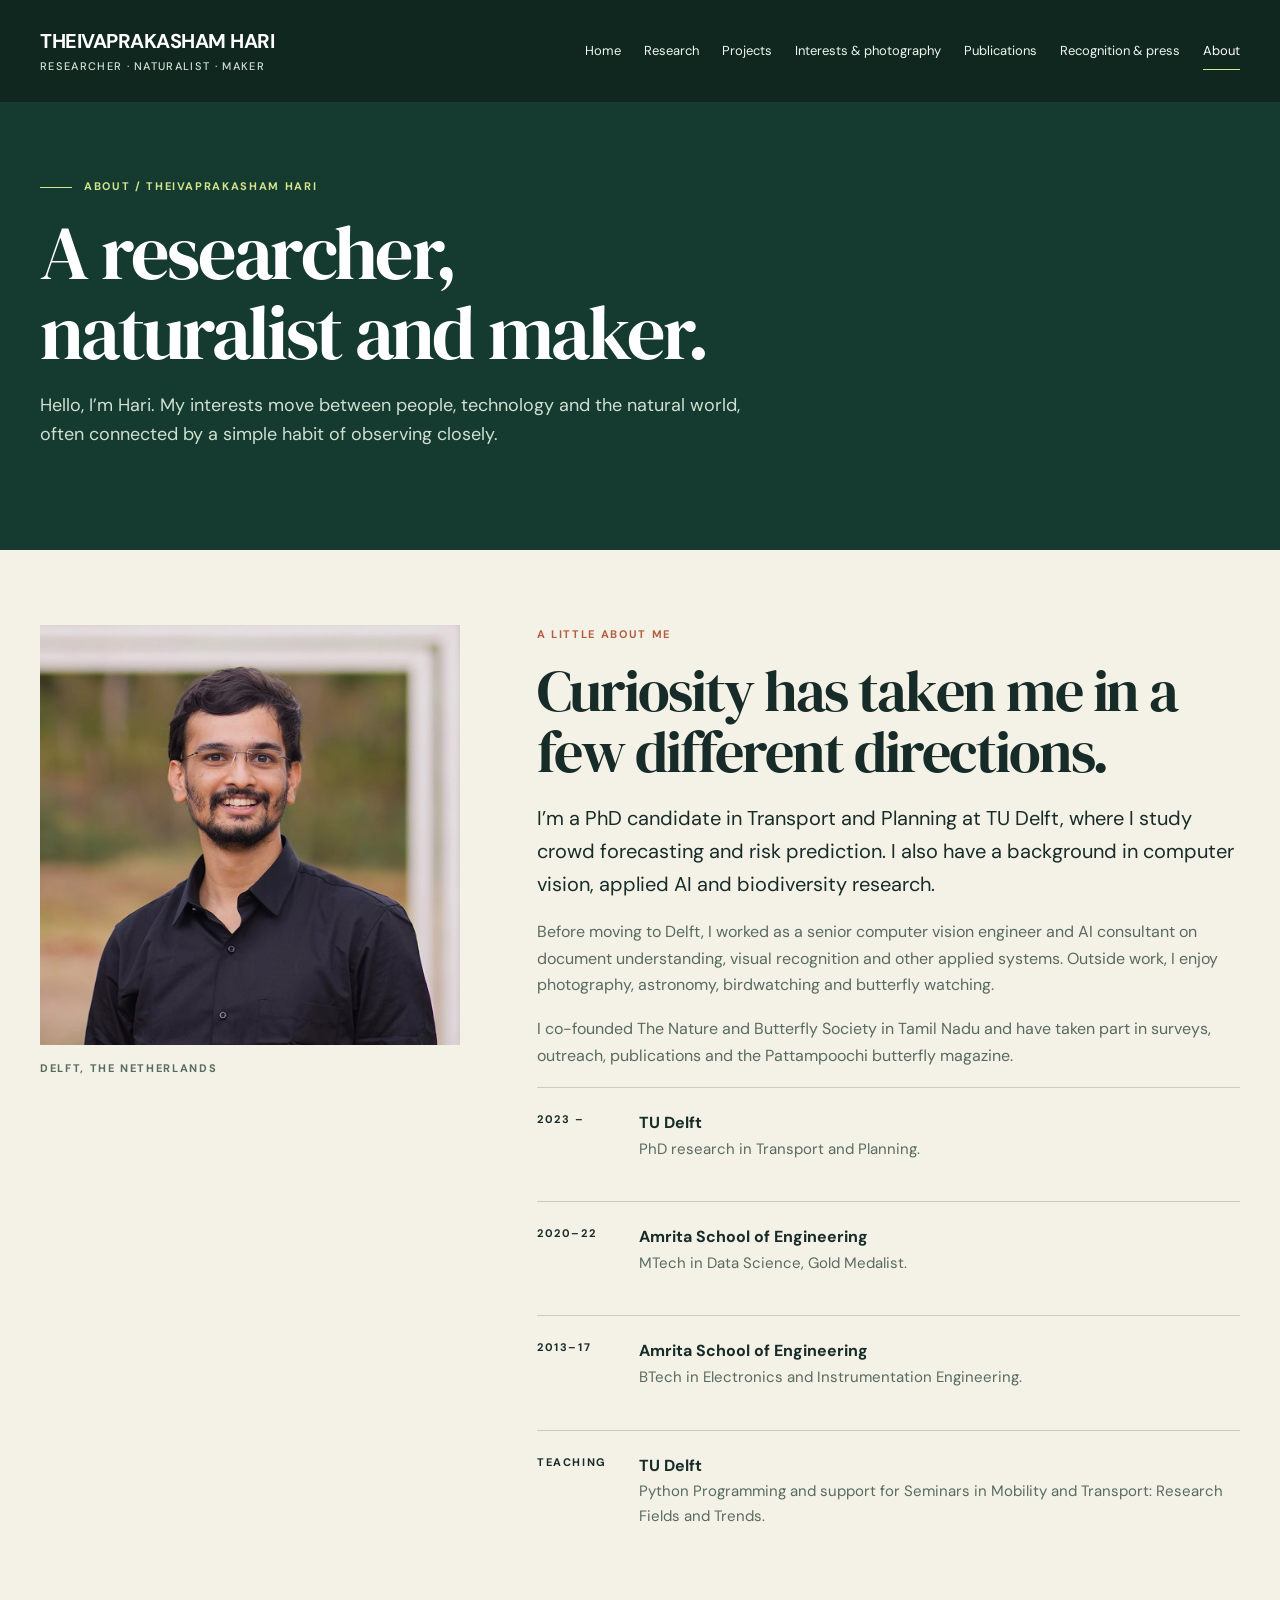
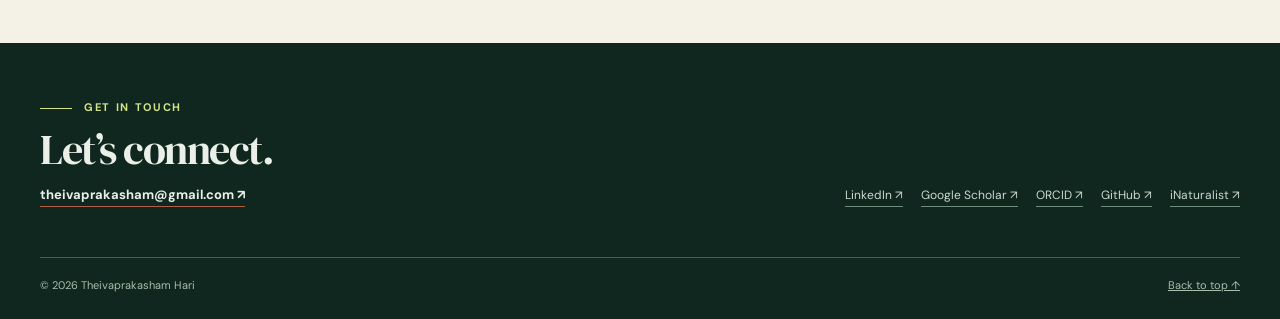
<file: about.html>
<!doctype html><html lang="en"><head><meta charset="utf-8"><meta name="viewport" content="width=device-width,initial-scale=1"><meta name="description" content="Theivaprakasham Hari’s personal portfolio: research, photography, nature, projects and publications."><meta name="theme-color" content="#102720"><title>About | Theivaprakasham Hari</title><link rel="preconnect" href="https://fonts.googleapis.com"><link rel="preconnect" href="https://fonts.gstatic.com" crossorigin><link href="https://fonts.googleapis.com/css2?family=DM+Sans:wght@400;500;600;700&family=DM+Serif+Display:ital@0;1&display=swap" rel="stylesheet"><link rel="stylesheet" href="style.css?v=20261118-photos"></head><body><a class="skip" href="#main">Skip to content</a><header class="top"><div class="wrap topline"><a class="brand" href="index.html?v=20261118-photos">THEIVAPRAKASHAM HARI<small>Researcher · Naturalist · Maker</small></a><nav class="nav" aria-label="Main navigation"><a href="index.html?v=20261118-photos">Home</a><a href="research.html?v=20261118-photos">Research</a><a href="projects.html?v=20261118-photos">Projects</a><a href="interests.html?v=20261118-photos">Interests & photography</a><a href="publications.html?v=20261118-photos">Publications</a><a href="recognition.html?v=20261118-photos">Recognition & press</a><a href="about.html?v=20261118-photos" aria-current="page">About</a></nav><details class="mobile"><summary>Menu</summary><nav aria-label="Mobile navigation"><a href="index.html?v=20261118-photos">Home</a><a href="research.html?v=20261118-photos">Research</a><a href="projects.html?v=20261118-photos">Projects</a><a href="interests.html?v=20261118-photos">Interests & photography</a><a href="publications.html?v=20261118-photos">Publications</a><a href="recognition.html?v=20261118-photos">Recognition & press</a><a href="about.html?v=20261118-photos" aria-current="page">About</a></nav></details></div></header><main id="main"><header class="pagehead"><div class="wrap"><div class="eyebrow">About / Theivaprakasham Hari</div><h1>A researcher,<br>naturalist and maker.</h1><p>Hello, I’m Hari. My interests move between people, technology and the natural world, often connected by a simple habit of observing closely.</p></div></header><section class="section"><div class="wrap about-cols"><div><img class="portrait" src="assets/theivaprakasham-hari.jpg" alt="Theivaprakasham Hari" loading="lazy"><p class="meta muted" style="margin-top:14px">Delft, the Netherlands</p></div><div><div class="kicker">A little about me</div><h2>Curiosity has taken me in a few different directions.</h2><p class="lead">I’m a PhD candidate in Transport and Planning at TU Delft, where I study crowd forecasting and risk prediction. I also have a background in computer vision, applied AI and biodiversity research.</p><p class="muted">Before moving to Delft, I worked as a senior computer vision engineer and AI consultant on document understanding, visual recognition and other applied systems. Outside work, I enjoy photography, astronomy, birdwatching and butterfly watching.</p><p class="muted">I co-founded The Nature and Butterfly Society in Tamil Nadu and have taken part in surveys, outreach, publications and the Pattampoochi butterfly magazine.</p><div class="milestone"><div class="meta">2023 –</div><div><strong>TU Delft</strong><p>PhD research in Transport and Planning.</p></div></div><div class="milestone"><div class="meta">2020–22</div><div><strong>Amrita School of Engineering</strong><p>MTech in Data Science, Gold Medalist.</p></div></div><div class="milestone"><div class="meta">2013–17</div><div><strong>Amrita School of Engineering</strong><p>BTech in Electronics and Instrumentation Engineering.</p></div></div><div class="milestone"><div class="meta">Teaching</div><div><strong>TU Delft</strong><p>Python Programming and support for Seminars in Mobility and Transport: Research Fields and Trends.</p></div></div></div></div></section></main><footer class="footer"><div class="wrap"><div class="footer-grid"><div><div class="eyebrow">Get in touch</div><h2>Let’s connect.</h2><a class="textlink" href="mailto:theivaprakasham@gmail.com">theivaprakasham@gmail.com ↗</a></div><div class="footer-nav"><a href="https://www.linkedin.com/in/theivaprakasham">LinkedIn ↗</a><a href="https://scholar.google.com/citations?user=qVr1HmcAAAAJ">Google Scholar ↗</a><a href="https://orcid.org/0000-0002-0603-8830">ORCID ↗</a><a href="https://github.com/theivaprakashamh">GitHub ↗</a><a href="https://www.inaturalist.org/users/theivaprakashamhari">iNaturalist ↗</a></div></div><div class="footnote"><span>© 2026 Theivaprakasham Hari</span><a href="#main">Back to top ↑</a></div></div></footer><script defer src="butterfly.js?v=20261118-photos"></script></body></html>
</file>
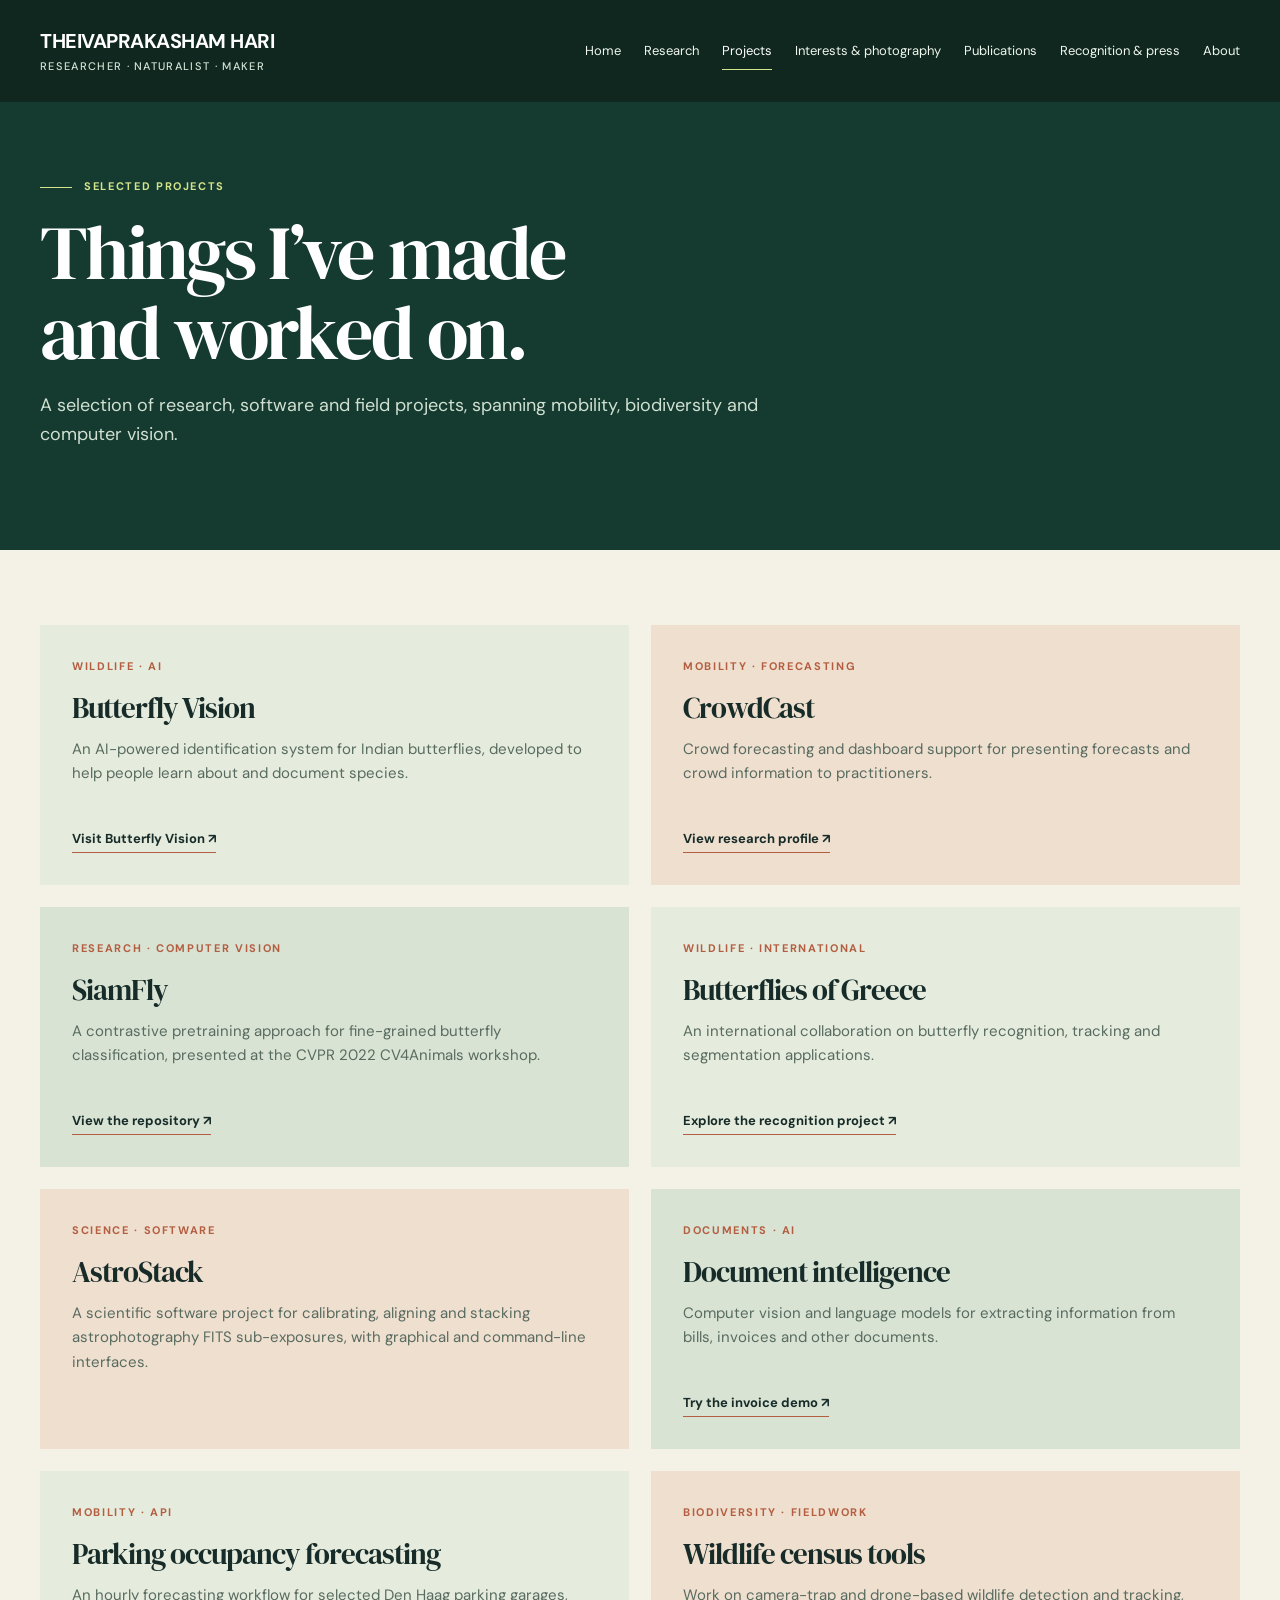
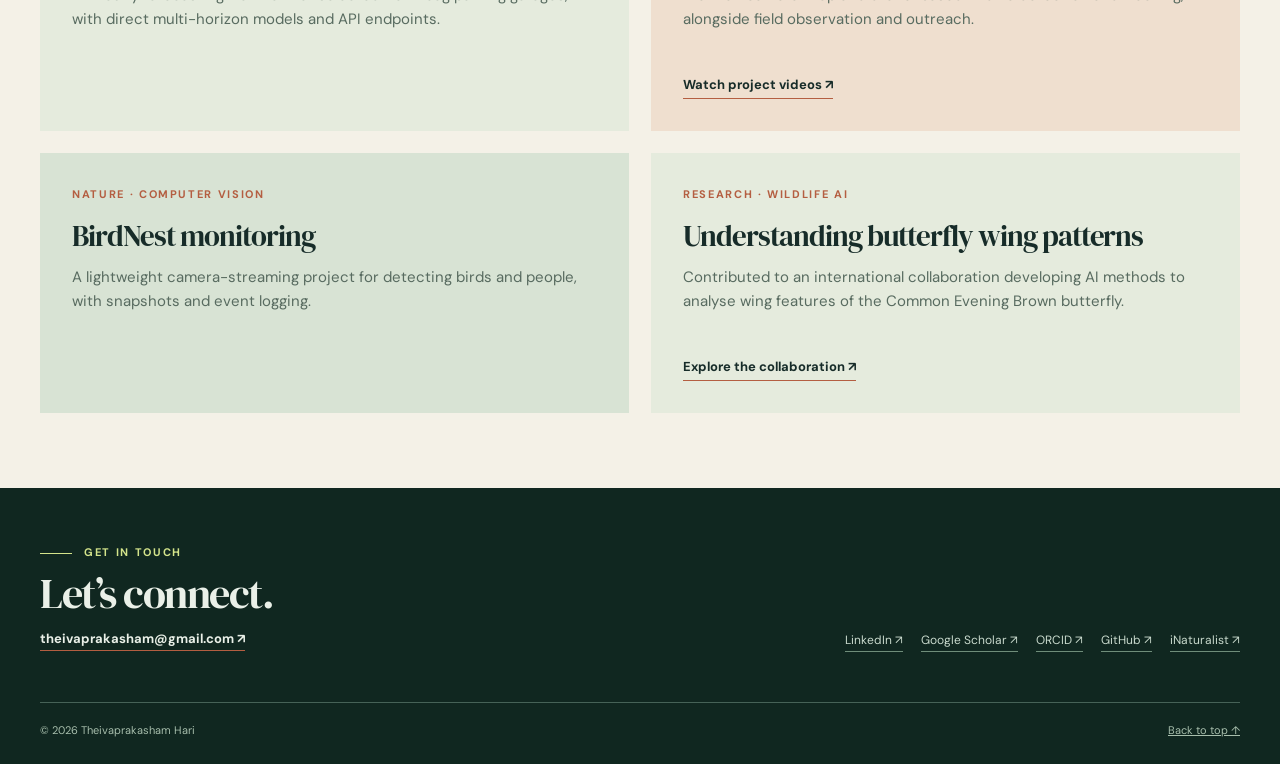
<file: projects.html>
<!doctype html><html lang="en"><head><meta charset="utf-8"><meta name="viewport" content="width=device-width,initial-scale=1"><meta name="description" content="Theivaprakasham Hari’s personal portfolio: research, photography, nature, projects and publications."><meta name="theme-color" content="#102720"><title>Projects | Theivaprakasham Hari</title><link rel="preconnect" href="https://fonts.googleapis.com"><link rel="preconnect" href="https://fonts.gstatic.com" crossorigin><link href="https://fonts.googleapis.com/css2?family=DM+Sans:wght@400;500;600;700&family=DM+Serif+Display:ital@0;1&display=swap" rel="stylesheet"><link rel="stylesheet" href="style.css?v=20261118-photos"></head><body><a class="skip" href="#main">Skip to content</a><header class="top"><div class="wrap topline"><a class="brand" href="index.html?v=20261118-photos">THEIVAPRAKASHAM HARI<small>Researcher · Naturalist · Maker</small></a><nav class="nav" aria-label="Main navigation"><a href="index.html?v=20261118-photos">Home</a><a href="research.html?v=20261118-photos">Research</a><a href="projects.html?v=20261118-photos" aria-current="page">Projects</a><a href="interests.html?v=20261118-photos">Interests & photography</a><a href="publications.html?v=20261118-photos">Publications</a><a href="recognition.html?v=20261118-photos">Recognition & press</a><a href="about.html?v=20261118-photos">About</a></nav><details class="mobile"><summary>Menu</summary><nav aria-label="Mobile navigation"><a href="index.html?v=20261118-photos">Home</a><a href="research.html?v=20261118-photos">Research</a><a href="projects.html?v=20261118-photos" aria-current="page">Projects</a><a href="interests.html?v=20261118-photos">Interests & photography</a><a href="publications.html?v=20261118-photos">Publications</a><a href="recognition.html?v=20261118-photos">Recognition & press</a><a href="about.html?v=20261118-photos">About</a></nav></details></div></header><main id="main"><header class="pagehead"><div class="wrap"><div class="eyebrow">Selected projects</div><h1>Things I’ve made<br>and worked on.</h1><p>A selection of research, software and field projects, spanning mobility, biodiversity and computer vision.</p></div></header><section class="section"><div class="wrap"><div class="grid2"><article class="project"><div class="kicker">Wildlife · AI</div><h3>Butterfly Vision</h3><p>An AI-powered identification system for Indian butterflies, developed to help people learn about and document species.</p><a class="textlink" href="https://butterflyvision.in">Visit Butterfly Vision ↗</a></article><article class="project"><div class="kicker">Mobility · Forecasting</div><h3>CrowdCast</h3><p>Crowd forecasting and dashboard support for presenting forecasts and crowd information to practitioners.</p><a class="textlink" href="https://research.tudelft.nl/en/persons/theivaprakasham-hari/">View research profile ↗</a></article><article class="project"><div class="kicker">Research · Computer vision</div><h3>SiamFly</h3><p>A contrastive pretraining approach for fine-grained butterfly classification, presented at the CVPR 2022 CV4Animals workshop.</p><a class="textlink" href="https://github.com/Theivaprakasham/siamfly">View the repository ↗</a></article><article class="project"><div class="kicker">Wildlife · International</div><h3>Butterflies of Greece</h3><p>An international collaboration on butterfly recognition, tracking and segmentation applications.</p><a class="textlink" href="https://pamperis.gr/en/recognition-of-butterflies/">Explore the recognition project ↗</a></article><article class="project"><div class="kicker">Science · Software</div><h3>AstroStack</h3><p>A scientific software project for calibrating, aligning and stacking astrophotography FITS sub-exposures, with graphical and command-line interfaces.</p></article><article class="project"><div class="kicker">Documents · AI</div><h3>Document intelligence</h3><p>Computer vision and language models for extracting information from bills, invoices and other documents.</p><a class="textlink" href="https://huggingface.co/spaces/Theivaprakasham/layoutlmv3_invoice">Try the invoice demo ↗</a></article><article class="project"><div class="kicker">Mobility · API</div><h3>Parking occupancy forecasting</h3><p>An hourly forecasting workflow for selected Den Haag parking garages, with direct multi-horizon models and API endpoints.</p></article><article class="project"><div class="kicker">Biodiversity · Fieldwork</div><h3>Wildlife census tools</h3><p>Work on camera-trap and drone-based wildlife detection and tracking, alongside field observation and outreach.</p><a class="textlink" href="https://youtube.com/playlist?list=PLGc3HFGYgQ-Hd2-85bxEjzwBZXNxFcE1z">Watch project videos ↗</a></article><article class="project"><div class="kicker">Nature · Computer vision</div><h3>BirdNest monitoring</h3><p>A lightweight camera-streaming project for detecting birds and people, with snapshots and event logging.</p></article><article class="project"><div class="kicker">Research · Wildlife AI</div><h3>Understanding butterfly wing patterns</h3><p>Contributed to an international collaboration developing AI methods to analyse wing features of the Common Evening Brown butterfly.</p><a class="textlink" href="https://melanitisleda.amu.edu.pl/melanitis-leda/">Explore the collaboration ↗</a></article></div></div></section></main><footer class="footer"><div class="wrap"><div class="footer-grid"><div><div class="eyebrow">Get in touch</div><h2>Let’s connect.</h2><a class="textlink" href="mailto:theivaprakasham@gmail.com">theivaprakasham@gmail.com ↗</a></div><div class="footer-nav"><a href="https://www.linkedin.com/in/theivaprakasham">LinkedIn ↗</a><a href="https://scholar.google.com/citations?user=qVr1HmcAAAAJ">Google Scholar ↗</a><a href="https://orcid.org/0000-0002-0603-8830">ORCID ↗</a><a href="https://github.com/theivaprakashamh">GitHub ↗</a><a href="https://www.inaturalist.org/users/theivaprakashamhari">iNaturalist ↗</a></div></div><div class="footnote"><span>© 2026 Theivaprakasham Hari</span><a href="#main">Back to top ↑</a></div></div></footer><script defer src="butterfly.js?v=20261118-photos"></script></body></html>
</file>
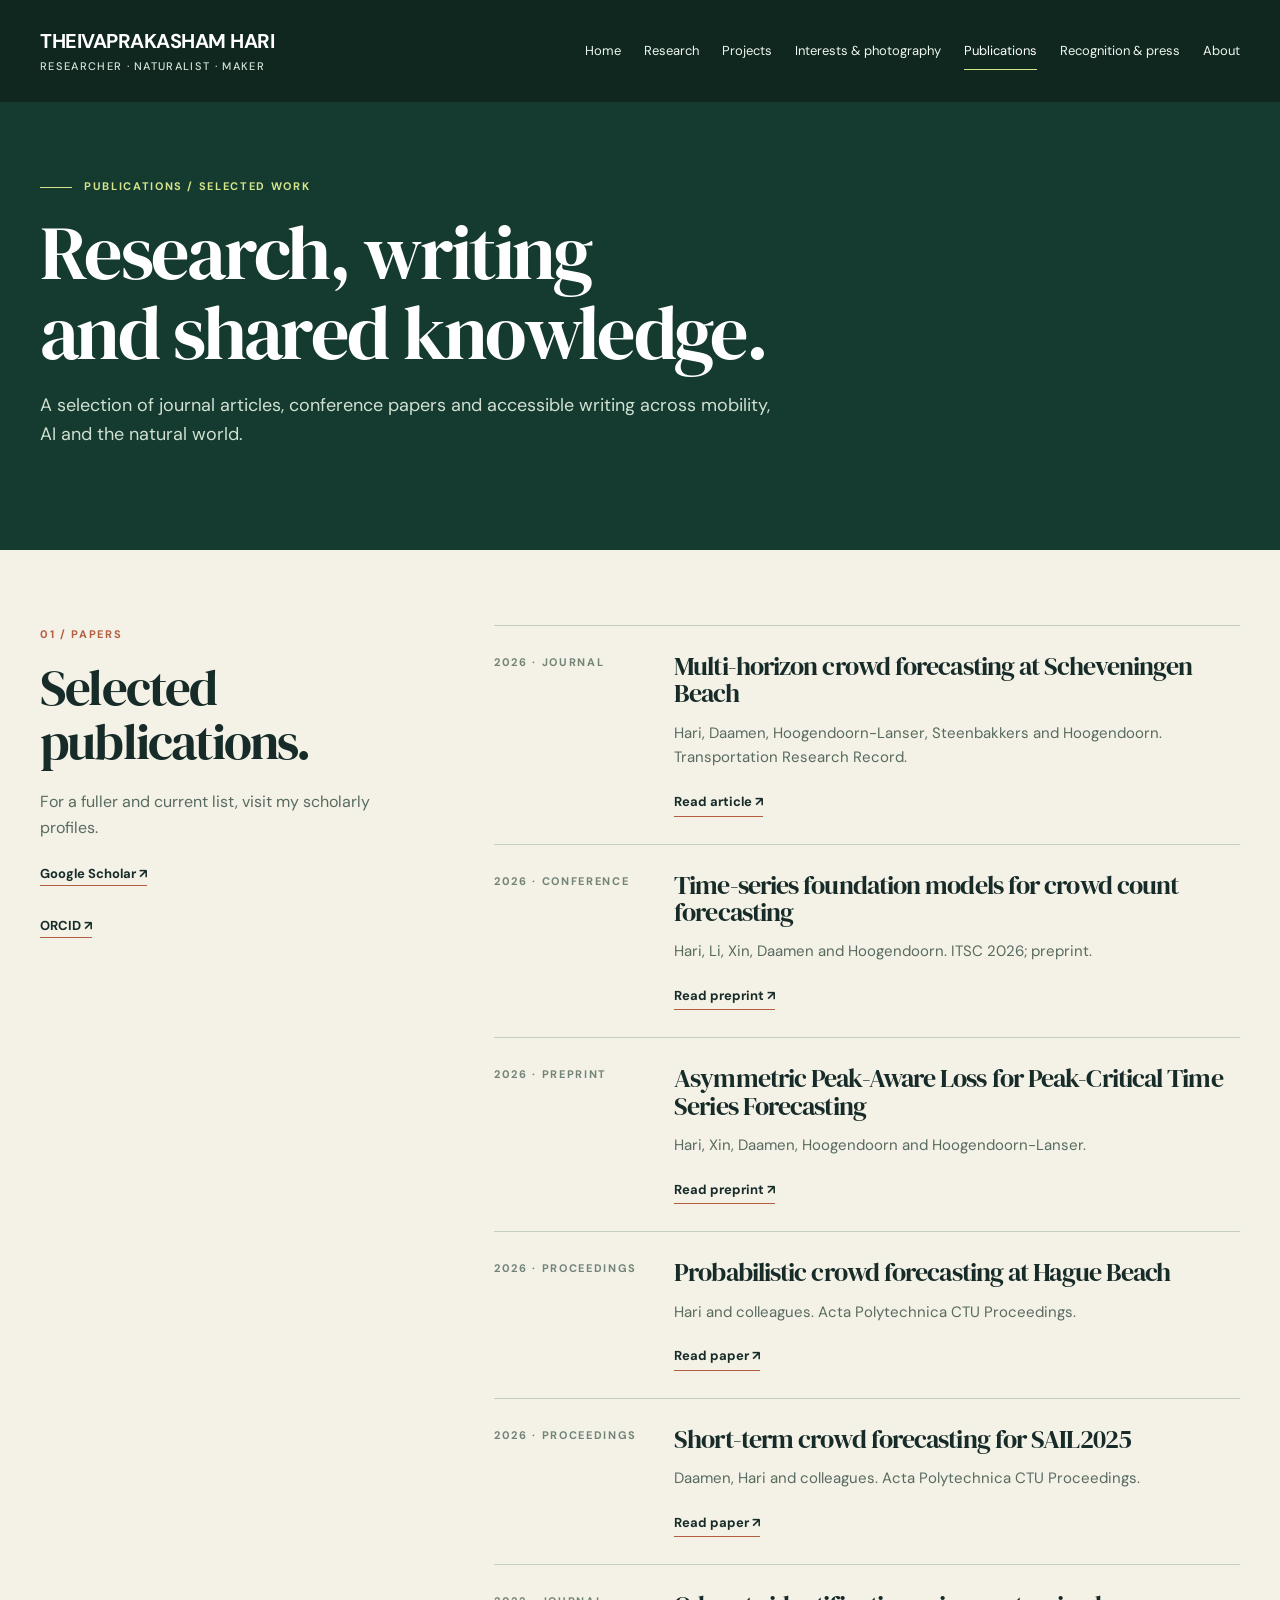
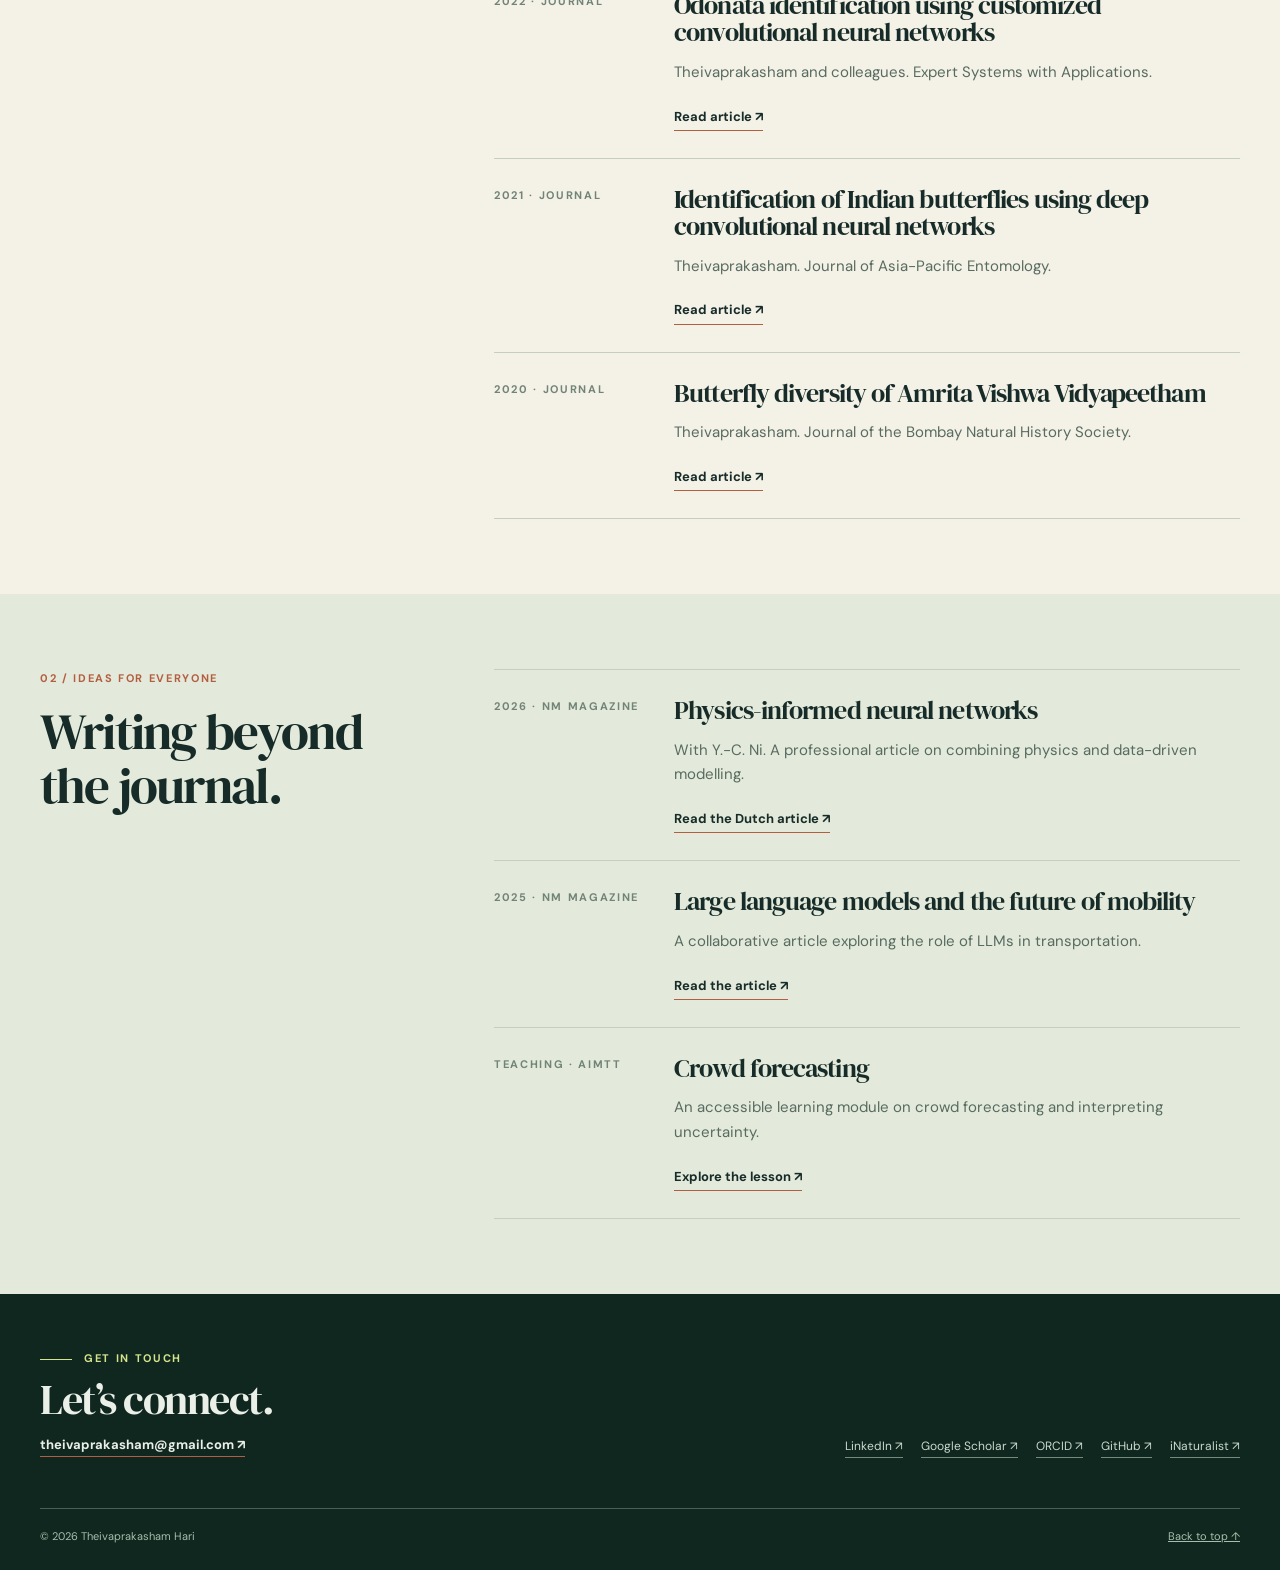
<file: publications.html>
<!doctype html><html lang="en"><head><meta charset="utf-8"><meta name="viewport" content="width=device-width,initial-scale=1"><meta name="description" content="Theivaprakasham Hari’s personal portfolio: research, photography, nature, projects and publications."><meta name="theme-color" content="#102720"><title>Publications | Theivaprakasham Hari</title><link rel="preconnect" href="https://fonts.googleapis.com"><link rel="preconnect" href="https://fonts.gstatic.com" crossorigin><link href="https://fonts.googleapis.com/css2?family=DM+Sans:wght@400;500;600;700&family=DM+Serif+Display:ital@0;1&display=swap" rel="stylesheet"><link rel="stylesheet" href="style.css?v=20261118-photos"></head><body><a class="skip" href="#main">Skip to content</a><header class="top"><div class="wrap topline"><a class="brand" href="index.html?v=20261118-photos">THEIVAPRAKASHAM HARI<small>Researcher · Naturalist · Maker</small></a><nav class="nav" aria-label="Main navigation"><a href="index.html?v=20261118-photos">Home</a><a href="research.html?v=20261118-photos">Research</a><a href="projects.html?v=20261118-photos">Projects</a><a href="interests.html?v=20261118-photos">Interests & photography</a><a href="publications.html?v=20261118-photos" aria-current="page">Publications</a><a href="recognition.html?v=20261118-photos">Recognition & press</a><a href="about.html?v=20261118-photos">About</a></nav><details class="mobile"><summary>Menu</summary><nav aria-label="Mobile navigation"><a href="index.html?v=20261118-photos">Home</a><a href="research.html?v=20261118-photos">Research</a><a href="projects.html?v=20261118-photos">Projects</a><a href="interests.html?v=20261118-photos">Interests & photography</a><a href="publications.html?v=20261118-photos" aria-current="page">Publications</a><a href="recognition.html?v=20261118-photos">Recognition & press</a><a href="about.html?v=20261118-photos">About</a></nav></details></div></header><main id="main"><header class="pagehead"><div class="wrap"><div class="eyebrow">Publications / Selected work</div><h1>Research, writing<br>and shared knowledge.</h1><p>A selection of journal articles, conference papers and accessible writing across mobility, AI and the natural world.</p></div></header><section class="section"><div class="wrap split"><div><div class="kicker">01 / Papers</div><h2>Selected publications.</h2><p class="muted">For a fuller and current list, visit my scholarly profiles.</p><a class="textlink" href="https://scholar.google.com/citations?user=qVr1HmcAAAAJ">Google Scholar ↗</a><br><br><a class="textlink" href="https://orcid.org/0000-0002-0603-8830">ORCID ↗</a></div><div class="stack"><article class="row"><div class="meta">2026 · Journal</div><div><h3>Multi-horizon crowd forecasting at Scheveningen Beach</h3><p>Hari, Daamen, Hoogendoorn-Lanser, Steenbakkers and Hoogendoorn. Transportation Research Record.</p><a class="textlink" href="https://doi.org/10.1177/03611981261422125">Read article ↗</a></div></article><article class="row"><div class="meta">2026 · Conference</div><div><h3>Time-series foundation models for crowd count forecasting</h3><p>Hari, Li, Xin, Daamen and Hoogendoorn. ITSC 2026; preprint.</p><a class="textlink" href="https://arxiv.org/abs/2609.16415">Read preprint ↗</a></div></article><article class="row"><div class="meta">2026 · Preprint</div><div><h3>Asymmetric Peak-Aware Loss for Peak-Critical Time Series Forecasting</h3><p>Hari, Xin, Daamen, Hoogendoorn and Hoogendoorn-Lanser.</p><a class="textlink" href="https://arxiv.org/abs/2607.14871">Read preprint ↗</a></div></article><article class="row"><div class="meta">2026 · Proceedings</div><div><h3>Probabilistic crowd forecasting at Hague Beach</h3><p>Hari and colleagues. Acta Polytechnica CTU Proceedings.</p><a class="textlink" href="https://doi.org/10.14311/APP.2026.57.0098">Read paper ↗</a></div></article><article class="row"><div class="meta">2026 · Proceedings</div><div><h3>Short-term crowd forecasting for SAIL2025</h3><p>Daamen, Hari and colleagues. Acta Polytechnica CTU Proceedings.</p><a class="textlink" href="https://doi.org/10.14311/APP.2026.57.0052">Read paper ↗</a></div></article><article class="row"><div class="meta">2022 · Journal</div><div><h3>Odonata identification using customized convolutional neural networks</h3><p>Theivaprakasham and colleagues. Expert Systems with Applications.</p><a class="textlink" href="https://doi.org/10.1016/j.eswa.2022.117688">Read article ↗</a></div></article><article class="row"><div class="meta">2021 · Journal</div><div><h3>Identification of Indian butterflies using deep convolutional neural networks</h3><p>Theivaprakasham. Journal of Asia-Pacific Entomology.</p><a class="textlink" href="https://doi.org/10.1016/j.aspen.2020.11.015">Read article ↗</a></div></article><article class="row"><div class="meta">2020 · Journal</div><div><h3>Butterfly diversity of Amrita Vishwa Vidyapeetham</h3><p>Theivaprakasham. Journal of the Bombay Natural History Society.</p><a class="textlink" href="https://www.bnhsjournal.in/index.php/bnhs/article/view/143214">Read article ↗</a></div></article></div></div></section><section class="section alt"><div class="wrap split"><div><div class="kicker">02 / Ideas for everyone</div><h2>Writing beyond<br>the journal.</h2></div><div class="stack"><article class="row"><div class="meta">2026 · NM Magazine</div><div><h3>Physics-informed neural networks</h3><p>With Y.-C. Ni. A professional article on combining physics and data-driven modelling.</p><a class="textlink" href="https://www.nm-magazine.nl/artikelen/pinns-de-gouden-combinatie-van-natuurkundig-en-datagedreven-modelleren/">Read the Dutch article ↗</a></div></article><article class="row"><div class="meta">2025 · NM Magazine</div><div><h3>Large language models and the future of mobility</h3><p>A collaborative article exploring the role of LLMs in transportation.</p><a class="textlink" href="https://www.nm-magazine.nl/artikelen/large-language-models-de-toekomst-van-mobiliteit/">Read the article ↗</a></div></article><article class="row"><div class="meta">Teaching · AiMTT</div><div><h3>Crowd forecasting</h3><p>An accessible learning module on crowd forecasting and interpreting uncertainty.</p><a class="textlink" href="https://aimtt.nl/learning-hub/learning-module-crowd-management-during-events/3-3-1-crowd-forecasting/">Explore the lesson ↗</a></div></article></div></div></section></main><footer class="footer"><div class="wrap"><div class="footer-grid"><div><div class="eyebrow">Get in touch</div><h2>Let’s connect.</h2><a class="textlink" href="mailto:theivaprakasham@gmail.com">theivaprakasham@gmail.com ↗</a></div><div class="footer-nav"><a href="https://www.linkedin.com/in/theivaprakasham">LinkedIn ↗</a><a href="https://scholar.google.com/citations?user=qVr1HmcAAAAJ">Google Scholar ↗</a><a href="https://orcid.org/0000-0002-0603-8830">ORCID ↗</a><a href="https://github.com/theivaprakashamh">GitHub ↗</a><a href="https://www.inaturalist.org/users/theivaprakashamhari">iNaturalist ↗</a></div></div><div class="footnote"><span>© 2026 Theivaprakasham Hari</span><a href="#main">Back to top ↑</a></div></div></footer><script defer src="butterfly.js?v=20261118-photos"></script></body></html>
</file>
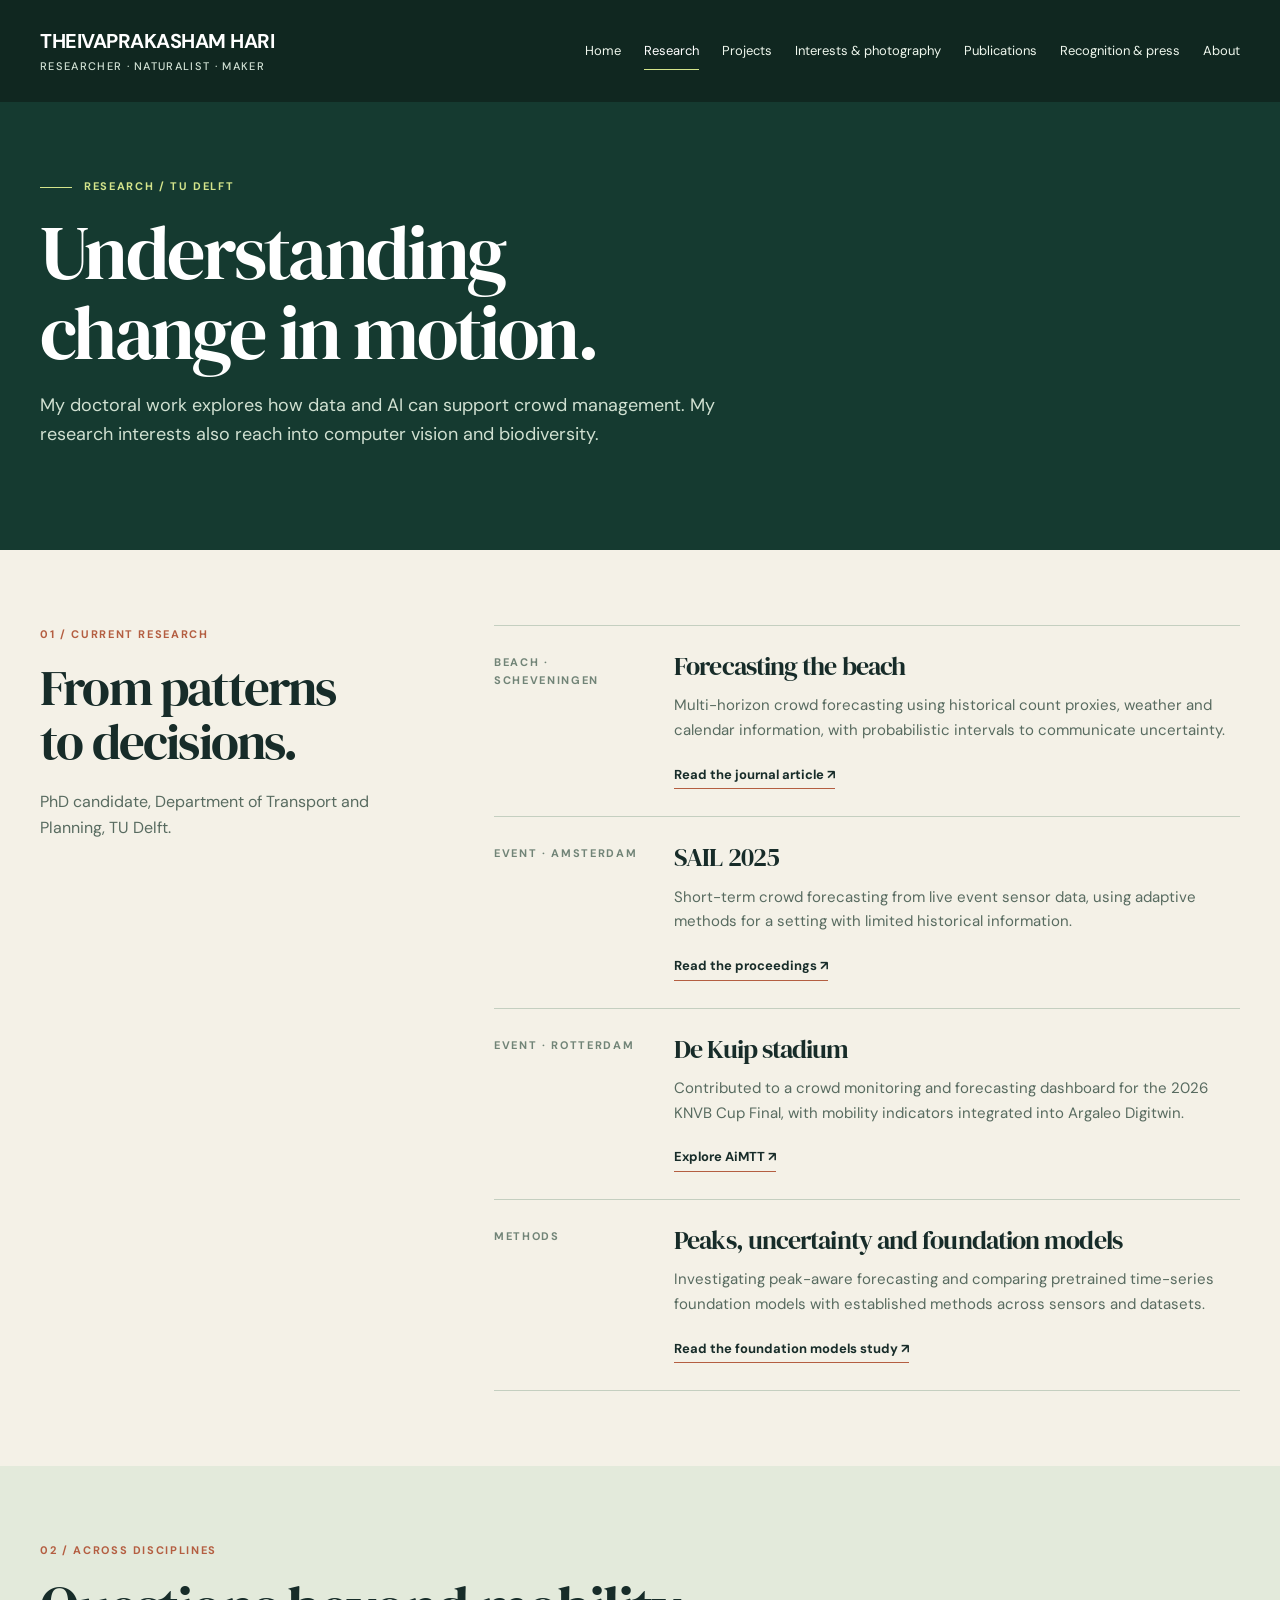
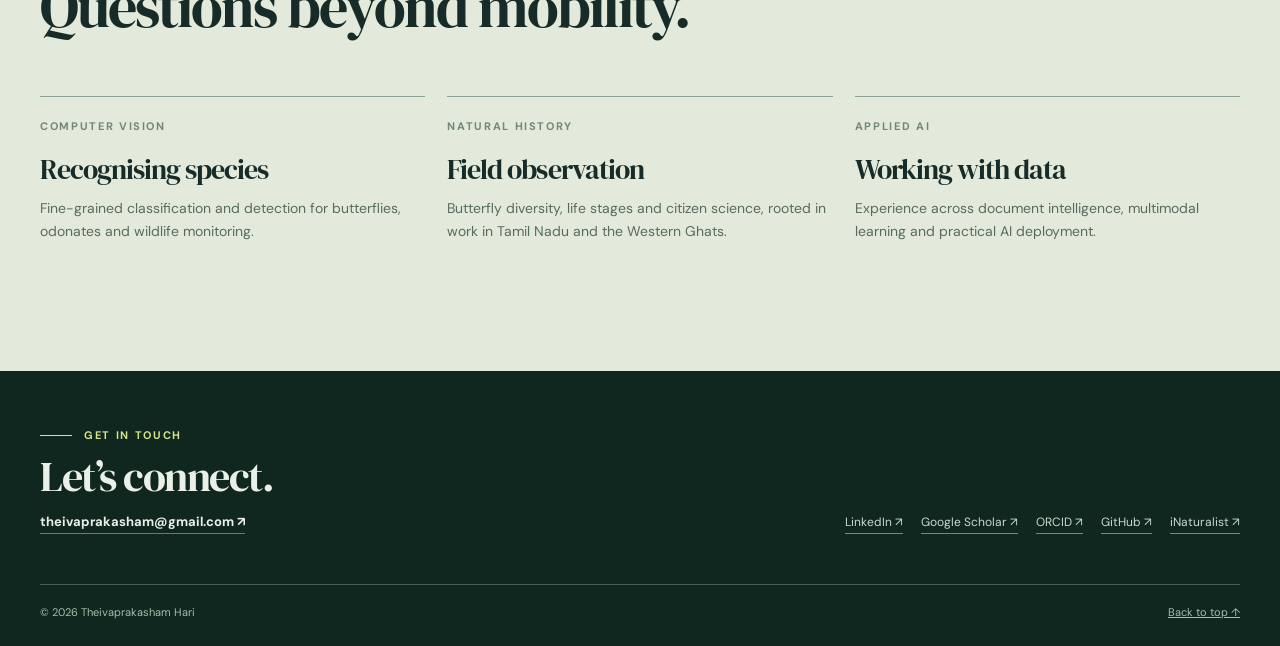
<file: research.html>
<!doctype html><html lang="en"><head><meta charset="utf-8"><meta name="viewport" content="width=device-width,initial-scale=1"><meta name="description" content="Theivaprakasham Hari’s personal portfolio: research, photography, nature, projects and publications."><meta name="theme-color" content="#102720"><title>Research | Theivaprakasham Hari</title><link rel="preconnect" href="https://fonts.googleapis.com"><link rel="preconnect" href="https://fonts.gstatic.com" crossorigin><link href="https://fonts.googleapis.com/css2?family=DM+Sans:wght@400;500;600;700&family=DM+Serif+Display:ital@0;1&display=swap" rel="stylesheet"><link rel="stylesheet" href="style.css?v=20261118-photos"></head><body><a class="skip" href="#main">Skip to content</a><header class="top"><div class="wrap topline"><a class="brand" href="index.html?v=20261118-photos">THEIVAPRAKASHAM HARI<small>Researcher · Naturalist · Maker</small></a><nav class="nav" aria-label="Main navigation"><a href="index.html?v=20261118-photos">Home</a><a href="research.html?v=20261118-photos" aria-current="page">Research</a><a href="projects.html?v=20261118-photos">Projects</a><a href="interests.html?v=20261118-photos">Interests & photography</a><a href="publications.html?v=20261118-photos">Publications</a><a href="recognition.html?v=20261118-photos">Recognition & press</a><a href="about.html?v=20261118-photos">About</a></nav><details class="mobile"><summary>Menu</summary><nav aria-label="Mobile navigation"><a href="index.html?v=20261118-photos">Home</a><a href="research.html?v=20261118-photos" aria-current="page">Research</a><a href="projects.html?v=20261118-photos">Projects</a><a href="interests.html?v=20261118-photos">Interests & photography</a><a href="publications.html?v=20261118-photos">Publications</a><a href="recognition.html?v=20261118-photos">Recognition & press</a><a href="about.html?v=20261118-photos">About</a></nav></details></div></header><main id="main"><header class="pagehead"><div class="wrap"><div class="eyebrow">Research / TU Delft</div><h1>Understanding<br>change in motion.</h1><p>My doctoral work explores how data and AI can support crowd management. My research interests also reach into computer vision and biodiversity.</p></div></header><section class="section"><div class="wrap split"><div><div class="kicker">01 / Current research</div><h2>From patterns<br>to decisions.</h2><p class="muted">PhD candidate, Department of Transport and Planning, TU Delft.</p></div><div class="stack"><article class="row"><div class="meta">Beach · Scheveningen</div><div><h3>Forecasting the beach</h3><p>Multi-horizon crowd forecasting using historical count proxies, weather and calendar information, with probabilistic intervals to communicate uncertainty.</p><a class="textlink" href="https://doi.org/10.1177/03611981261422125">Read the journal article ↗</a></div></article><article class="row"><div class="meta">Event · Amsterdam</div><div><h3>SAIL 2025</h3><p>Short-term crowd forecasting from live event sensor data, using adaptive methods for a setting with limited historical information.</p><a class="textlink" href="https://doi.org/10.14311/APP.2026.57.0052">Read the proceedings ↗</a></div></article><article class="row"><div class="meta">Event · Rotterdam</div><div><h3>De Kuip stadium</h3><p>Contributed to a crowd monitoring and forecasting dashboard for the 2026 KNVB Cup Final, with mobility indicators integrated into Argaleo Digitwin.</p><a class="textlink" href="https://aimtt.nl/">Explore AiMTT ↗</a></div></article><article class="row"><div class="meta">Methods</div><div><h3>Peaks, uncertainty and foundation models</h3><p>Investigating peak-aware forecasting and comparing pretrained time-series foundation models with established methods across sensors and datasets.</p><a class="textlink" href="https://arxiv.org/abs/2609.16415">Read the foundation models study ↗</a></div></article></div></div></section><section class="section alt"><div class="wrap"><div class="section-head"><div><div class="kicker">02 / Across disciplines</div><h2>Questions beyond mobility.</h2></div></div><div class="feature-grid"><div class="feature-card"><div class="meta">Computer vision</div><h3>Recognising species</h3><p>Fine-grained classification and detection for butterflies, odonates and wildlife monitoring.</p></div><div class="feature-card"><div class="meta">Natural history</div><h3>Field observation</h3><p>Butterfly diversity, life stages and citizen science, rooted in work in Tamil Nadu and the Western Ghats.</p></div><div class="feature-card"><div class="meta">Applied AI</div><h3>Working with data</h3><p>Experience across document intelligence, multimodal learning and practical AI deployment.</p></div></div></div></section></main><footer class="footer"><div class="wrap"><div class="footer-grid"><div><div class="eyebrow">Get in touch</div><h2>Let’s connect.</h2><a class="textlink" href="mailto:theivaprakasham@gmail.com">theivaprakasham@gmail.com ↗</a></div><div class="footer-nav"><a href="https://www.linkedin.com/in/theivaprakasham">LinkedIn ↗</a><a href="https://scholar.google.com/citations?user=qVr1HmcAAAAJ">Google Scholar ↗</a><a href="https://orcid.org/0000-0002-0603-8830">ORCID ↗</a><a href="https://github.com/theivaprakashamh">GitHub ↗</a><a href="https://www.inaturalist.org/users/theivaprakashamhari">iNaturalist ↗</a></div></div><div class="footnote"><span>© 2026 Theivaprakasham Hari</span><a href="#main">Back to top ↑</a></div></div></footer><script defer src="butterfly.js?v=20261118-photos"></script></body></html>
</file>
<file: style.css>
:root{--ink:#172c29;--forest:#153a30;--cream:#f4f1e7;--sage:#d5dfce;--lime:#d4e48b;--rust:#b45e41;--muted:#586b60;--line:#c4cfc0;--dark:#102720}*{box-sizing:border-box}html{scroll-behavior:smooth}body{margin:0;background:var(--cream);color:var(--ink);font:16px/1.65 'DM Sans',Arial,sans-serif}a{color:inherit}img{max-width:100%;display:block}a:focus-visible,summary:focus-visible{outline:3px solid #c16747;outline-offset:4px}.wrap{width:min(1280px,calc(100% - 80px));margin:auto}.top{background:#102720;color:#fff}.topline{min-height:90px;display:flex;align-items:center;justify-content:space-between;gap:35px}.brand{font-weight:700;text-decoration:none;line-height:1.12;white-space:nowrap;letter-spacing:-.02em}.brand small{display:block;margin-top:8px;text-transform:uppercase;color:#afc6b5;font-size:10px;letter-spacing:.15em;font-weight:500}.nav{display:flex;align-items:center;gap:23px}.nav a{font-size:12px;text-decoration:none;color:#eff7ed;white-space:nowrap;padding:8px 0;border-bottom:1px solid transparent}.nav a:hover,.nav a[aria-current=page]{border-color:var(--lime);color:white}.mobile{display:none}.hero{background:var(--dark);color:#fff}.hero-grid{display:grid;grid-template-columns:1.12fr .88fr;gap:50px;align-items:center;padding:72px 0 85px}.eyebrow,.kicker,.meta{font-size:11px;font-weight:700;text-transform:uppercase;letter-spacing:.15em}.eyebrow{color:var(--lime)}.eyebrow:before{content:'';display:inline-block;width:32px;height:1px;background:currentColor;vertical-align:middle;margin-right:12px}h1,h2,h3{font-family:'DM Serif Display',Georgia,serif;font-weight:400;letter-spacing:-.035em;line-height:1.05}h1{font-size:clamp(55px,6.7vw,100px);margin:24px 0}h1 em,h2 em{font-weight:400;color:#d4e48b}h2{font-size:clamp(39px,4.5vw,62px);margin:0 0 20px}h3{font-size:29px;margin:0 0 13px}p{margin:0 0 18px}.hero p{font-size:18px;color:#c8d9cb;max-width:580px}.photo-hero{height:490px;position:relative}.photo-hero img{width:100%;height:100%;object-fit:cover}.photo-hero:before{content:'';position:absolute;border:1px solid #c6dc9a;inset:-14px 14px 14px -14px;pointer-events:none}.photo-caption{position:absolute;bottom:0;left:0;background:var(--lime);color:#223b2d;padding:10px 14px;font-size:11px;font-weight:600}.photo-caption a{text-decoration:none}.intro{padding:80px 0 55px}.intro .lead{font-size:19px;max-width:780px;color:var(--muted)}.section{padding:75px 0}.section.alt{background:#e3eadb}.section.dark{background:var(--forest);color:white}.section.dark .muted{color:#c6d6ca}.section-head{display:flex;justify-content:space-between;align-items:end;gap:25px;margin-bottom:38px}.section-head p{max-width:500px;color:var(--muted)}.kicker{color:var(--rust);margin-bottom:18px}.lead{font-size:20px;line-height:1.65}.muted{color:var(--muted)}.button{display:inline-flex;align-items:center;gap:20px;padding:13px 20px;border:1px solid var(--ink);border-radius:100px;font-size:13px;font-weight:700;text-decoration:none}.button.light{background:var(--lime);border-color:var(--lime);color:var(--dark)}.button:hover{background:var(--ink);color:white}.hero-actions{display:flex;gap:15px;align-items:center;flex-wrap:wrap;margin-top:28px}.hero-actions .textlink{color:#d4e3d2}.textlink{font-size:13px;font-weight:700;text-decoration:none;border-bottom:1px solid var(--rust);padding-bottom:3px}.textlink:hover{border-color:currentColor}.feature-grid{display:grid;grid-template-columns:repeat(3,1fr);gap:22px}.feature-card{border-top:1px solid #8da297;padding-top:20px;min-height:200px}.feature-card .meta{color:#71877a;margin-bottom:20px}.feature-card h3{font-size:28px}.feature-card p{font-size:14px;color:var(--muted)}.image-band{display:grid;grid-template-columns:1.15fr .85fr;background:#dbe5d2}.image-band figure{margin:0;min-height:420px}.image-band img{width:100%;height:100%;max-height:530px;object-fit:cover}.image-copy{padding:clamp(35px,5vw,75px);display:flex;flex-direction:column;justify-content:center}.image-copy p{color:var(--muted)}.pagehead{background:var(--forest);color:#fff;padding:75px 0 82px}.pagehead h1{font-size:clamp(48px,6vw,76px);margin:18px 0}.pagehead p{color:#d0e0d1;max-width:740px;font-size:18px}.split{display:grid;grid-template-columns:.68fr 1.32fr;gap:70px}.split h2{font-size:clamp(36px,4vw,55px)}.stack{border-top:1px solid var(--line)}.row{display:grid;grid-template-columns:150px 1fr;gap:30px;padding:27px 0;border-bottom:1px solid var(--line)}.row .meta{color:#718477}.row h3{font-size:26px}.row p{font-size:15px;color:var(--muted);max-width:680px}.row .textlink{display:inline-block;margin-top:2px}.grid2{display:grid;grid-template-columns:repeat(2,1fr);gap:22px}.project{background:#e5ebdd;padding:32px;display:flex;flex-direction:column;min-height:260px}.project:nth-child(3n+2){background:#efdfcf}.project:nth-child(3n){background:#d8e3d4}.project p{color:var(--muted);font-size:15px}.project .textlink{align-self:flex-start;margin-top:auto}.gallery{display:grid;grid-template-columns:1.05fr .95fr;gap:24px}.gallery figure{margin:0}.gallery img{width:100%;height:400px;object-fit:cover}.gallery figure:nth-child(2) img{object-position:center}.gallery figcaption{font-size:12px;color:#60776b;padding:12px 0;line-height:1.6}.interest-list{display:grid;grid-template-columns:repeat(2,1fr);gap:0 50px}.interest{border-top:1px solid var(--line);padding:28px 0}.interest p{color:var(--muted)}.callout{background:var(--dark);color:white;padding:42px}.callout h3{color:var(--lime);font-size:36px}.callout p{color:#c9d9ce}.portrait{width:100%;aspect-ratio:1/1;object-fit:cover;max-width:420px}.about-cols{display:grid;grid-template-columns:.75fr 1.25fr;gap:75px}.milestone{display:grid;grid-template-columns:80px 1fr;gap:22px;border-top:1px solid var(--line);padding:22px 0}.milestone p{font-size:15px;color:var(--muted)}.footer{background:var(--dark);color:#eaf0e8;padding:55px 0 25px}.footer-grid{display:flex;justify-content:space-between;gap:25px;align-items:end}.footer h2{font-size:42px;margin:10px 0}.footer-nav{display:flex;gap:18px;flex-wrap:wrap}.footer-nav a{font-size:12px;color:#c9dacd;text-decoration:none;border-bottom:1px solid #6f8d7a}.footnote{margin-top:50px;border-top:1px solid #466257;padding-top:18px;font-size:11px;color:#a7beac;display:flex;justify-content:space-between}.skip{position:absolute;top:-100px;background:white;color:black;z-index:20;padding:10px}.skip:focus{top:0}@media(max-width:1050px){.nav{gap:12px}.nav a{font-size:11px}}@media(max-width:850px){.wrap{width:calc(100% - 40px)}.topline{min-height:72px}.nav{display:none}.mobile{display:block;position:relative}.mobile summary{cursor:pointer;list-style:none;border:1px solid #789185;border-radius:30px;padding:7px 14px;font-size:13px}.mobile summary::-webkit-details-marker{display:none}.mobile nav{position:absolute;z-index:10;right:0;top:43px;background:#17382d;padding:16px 25px;min-width:225px;box-shadow:0 15px 30px #0004}.mobile nav a{display:block;text-decoration:none;padding:9px 0;color:white;font-size:14px}.mobile a[aria-current=page]{color:var(--lime)}.hero-grid{grid-template-columns:1fr;gap:45px;padding:58px 0 55px}.photo-hero{height:350px}.section{padding:58px 0}.intro{padding:55px 0 35px}.feature-grid{grid-template-columns:1fr}.feature-card{min-height:0;padding-bottom:20px}.image-band,.split,.about-cols{grid-template-columns:1fr;gap:0}.image-band figure{min-height:280px}.image-band img{height:320px}.split>div:first-child{margin-bottom:25px}.gallery img{height:300px}.pagehead{padding:55px 0 60px}.footer-grid{align-items:start;flex-direction:column}}@media(max-width:540px){.grid2,.gallery,.interest-list{grid-template-columns:1fr}.row{grid-template-columns:1fr;gap:8px}.gallery img{height:310px}.hero h1{font-size:54px}.section-head{display:block}.photo-hero{height:300px}.footnote{gap:20px;flex-wrap:wrap}}@media(prefers-reduced-motion:reduce){html{scroll-behavior:auto}}


/* Personal identity and responsive navigation */
.topline{min-height:102px;gap:26px}
.brand{font-size:20px;letter-spacing:-.025em;color:#fff}
.brand small{font-size:11px;letter-spacing:.12em;color:#d1e1d4}
.nav a{font-size:13px;color:#eff7ed}
.hero-grid>div,.split>div,.about-cols>div{min-width:0}
.hero-title span{font-size:clamp(2.15rem,4.5vw,4.65rem);letter-spacing:-.045em;overflow-wrap:anywhere}
.hero-title em{font-size:clamp(2.75rem,5.5vw,5.6rem)}
.photo-hero{isolation:isolate}
.photo-hero img{position:relative;z-index:1}
.photo-caption{z-index:2}
.field-trail{position:absolute;z-index:2;width:125px;height:220px;right:-38px;top:-40px;color:#d4e48b;pointer-events:none;filter:drop-shadow(0 1px 2px #102720)}
.field-trail path{stroke-dashoffset:150;animation:trace 16s linear infinite}
.field-trail circle{animation:twinkle 4s ease-in-out infinite alternate}
.field-trail circle:nth-of-type(2){animation-delay:-1.5s}
@keyframes trace{to{stroke-dashoffset:0}}
@keyframes twinkle{from{opacity:.45}to{opacity:1}}
.feature-card{transition:transform .25s ease,border-color .25s ease}
.feature-card:hover{transform:translateY(-5px);border-color:var(--rust)}
@media(max-width:1160px){.nav{display:none}.mobile{display:block;position:relative}.mobile summary{cursor:pointer;list-style:none;border:1px solid #a8bfb0;border-radius:30px;padding:8px 15px;font-size:14px}.mobile summary::-webkit-details-marker{display:none}.mobile nav{position:absolute;z-index:10;right:0;top:45px;background:#17382d;padding:16px 25px;min-width:225px;box-shadow:0 15px 30px #0004}.mobile nav a{display:block;text-decoration:none;padding:9px 0;color:white;font-size:15px}.mobile a[aria-current=page]{color:var(--lime)}}
@media(max-width:850px){.topline{min-height:82px}.brand{font-size:19px}.hero-title span{font-size:clamp(2.2rem,7vw,4.4rem)}.field-trail{right:-14px;width:95px;height:165px}.hero-grid{gap:45px}}
@media(max-width:540px){.wrap{width:calc(100% - 32px)}.topline{gap:10px}.brand{font-size:clamp(15px,4.3vw,19px)}.brand small{font-size:10px;letter-spacing:.08em}.mobile summary{font-size:13px;padding:7px 11px}.hero-title span{font-size:clamp(1.85rem,8.7vw,2.9rem)}.hero-title em{font-size:clamp(2.45rem,11vw,3.5rem)}.hero-grid{padding-top:46px}.photo-hero{height:auto;aspect-ratio:4/3}.photo-caption{max-width:100%;line-height:1.4}.field-trail{right:-8px;top:-23px}.footer a{overflow-wrap:anywhere}}
@media(prefers-reduced-motion:reduce){.field-trail path,.field-trail circle{animation:none}.feature-card{transition:none}.feature-card:hover{transform:none}}


/* A little field visitor, visible only during scrolling. */
.scroll-butterfly{position:fixed;top:0;left:0;width:65px;height:60px;z-index:100;pointer-events:none;opacity:0;transition:opacity .28s ease,transform .18s ease-out;will-change:transform}
.scroll-butterfly.is-flying{opacity:.96}
.scroll-butterfly svg{width:100%;height:100%;filter:drop-shadow(0 2px 2px #0007);overflow:visible}
.butterfly-wing{transform-box:view-box}
.wing-left{transform-origin:40px 36px;animation:flap-left .28s ease-in-out infinite alternate}
.wing-right{transform-origin:40px 36px;animation:flap-right .28s ease-in-out infinite alternate}
@keyframes flap-left{to{transform:scaleX(.45)}}
@keyframes flap-right{to{transform:scaleX(.45)}}
@media(max-width:540px){.scroll-butterfly{width:49px;height:46px}}
@media(prefers-reduced-motion:reduce){.scroll-butterfly{display:none}.butterfly-wing{animation:none}}

/* Field notes and selected milestones */
.story-section{background:#efeadd}.story-grid{display:grid;grid-template-columns:repeat(3,minmax(0,1fr));gap:18px}.story-card{position:relative;overflow:hidden;min-height:255px;padding:30px;background:#e1e7d9;display:flex;flex-direction:column;align-items:flex-start;transition:transform .3s ease,box-shadow .3s ease}.story-card:nth-child(3){background:#ecddd0}.story-card-feature{background:#173d31;color:#f7f7eb}.story-card h3{max-width:260px;position:relative}.story-card p{font-size:15px;max-width:320px;position:relative}.story-card .textlink{margin-top:auto;position:relative}.story-card:hover,.story-card:focus-within{transform:translateY(-5px);box-shadow:0 16px 26px #142c1b1c}.story-year{display:block;font-size:11px;letter-spacing:.14em;text-transform:uppercase;font-weight:700;margin-bottom:32px;color:#536c5d}.story-card-feature .story-year{color:#d4e48b}.orbit-sketch{position:absolute;width:155px;right:-23px;top:-15px;color:#c4df9f;opacity:.5;animation:field-orbit 22s linear infinite}.gallery figure{overflow:hidden}.gallery img{transition:transform .65s ease}.gallery figure:hover img{transform:scale(1.025)}.photo-hero img{animation:photo-arrive .8s ease-out both}@keyframes field-orbit{to{transform:rotate(360deg)}}@keyframes photo-arrive{from{opacity:.5;transform:translateY(8px)}to{opacity:1;transform:translateY(0)}}@media(max-width:850px){.story-grid{grid-template-columns:1fr 1fr}.story-card-feature{grid-column:span 1}}@media(max-width:540px){.story-grid{grid-template-columns:1fr}.story-card{min-height:215px}.story-year{margin-bottom:22px}}@media(prefers-reduced-motion:reduce){.orbit-sketch,.photo-hero img{animation:none}.story-card,.gallery img{transition:none}.story-card:hover,.story-card:focus-within,.gallery figure:hover img{transform:none}}

/* Portrait, fieldwork and stories */
.personal-hero{overflow:hidden;position:relative;background:#102720}
.personal-hero:before{content:'';position:absolute;inset:0;pointer-events:none;background:radial-gradient(circle at 94% 12%,#40634a 0,transparent 31%),radial-gradient(circle at 4% 95%,#263f31 0,transparent 30%)}
.personal-grid{position:relative;grid-template-columns:1fr .92fr;gap:70px;min-height:650px;padding-top:76px;padding-bottom:86px}
.hero-prelude{font-size:16px!important;margin:35px 0 4px!important;color:#c7dbc8!important}
.personal-intro .hero-title{font-size:clamp(57px,6vw,88px);margin:0 0 18px;line-height:.98}
.personal-intro .hero-title span{font-size:clamp(2.1rem,4.15vw,4.4rem);letter-spacing:-.045em}
.personal-intro .hero-statement{font-family:'DM Serif Display',Georgia,serif;font-size:clamp(28px,2.75vw,42px);line-height:1.13;color:#f2f4e9;letter-spacing:-.025em;margin-bottom:19px}
.personal-intro .hero-statement em{font-weight:400;color:#d4e48b}
.personal-intro .hero-description{font-size:16px;max-width:510px;line-height:1.75;color:#cfdfd1}
.personal-coordinates{margin-top:53px;display:flex;gap:22px;flex-wrap:wrap;font-size:10px;font-weight:700;color:#b7cdbb;letter-spacing:.15em}
.personal-visual{position:relative;padding:10px 34px 60px 0;max-width:570px;width:100%;justify-self:end}
.portrait-outline{position:absolute;border:1px solid #aac58e;inset:0 52px 72px -16px;pointer-events:none}
.hero-portrait{position:relative;margin:0;overflow:hidden;background:#bfcab8}
.hero-portrait img{width:100%;aspect-ratio:1 / 1;object-fit:cover;object-position:center 42%;animation:portrait-enter .9s ease-out both}
.hero-portrait figcaption{position:absolute;bottom:0;left:0;right:0;background:linear-gradient(transparent,#102720dc);padding:38px 18px 15px;color:#fff;font-size:10px;letter-spacing:.13em;font-weight:700}
.hero-portrait figcaption span,.butterfly-inset figcaption span{opacity:.8;font-weight:400}
.butterfly-inset{position:absolute;width:39%;right:0;bottom:0;margin:0;background:#e5edcf;padding:7px 7px 0;box-shadow:0 15px 35px #0005;transform:rotate(3deg)}
.butterfly-inset img{width:100%;aspect-ratio:1.22;object-fit:cover}
.butterfly-inset figcaption{color:#203a2b;padding:7px 2px;font-size:9px;letter-spacing:.08em;font-weight:700}
.hero-stamp{position:absolute;top:28px;right:0;width:74px;height:74px;border:1px solid #d4e48b;border-radius:50%;background:#173d31;color:#d4e48b;display:flex;flex-direction:column;align-items:center;justify-content:center;gap:1px;font-size:7px;letter-spacing:.08em;font-weight:700;animation:gentle-rock 6s ease-in-out infinite}
.hero-stamp strong{font-size:22px;line-height:1}
.press-section{background:#f5f1e6}.press-section h2 em{color:#af593e;font-weight:400}
.press-cards{display:grid;grid-template-columns:repeat(2,minmax(0,1fr));gap:24px}
.press-card{display:grid;grid-template-columns:minmax(150px,.9fr) minmax(0,1.1fr);background:#fffdf6;border:1px solid #d8decf;min-height:235px;transition:transform .25s ease,box-shadow .25s ease}
.press-card:hover,.press-card:focus-within{transform:translateY(-4px);box-shadow:0 12px 28px #152e201a}
.press-visual{min-height:235px;position:relative;background:#243e30;color:#edf4df;overflow:hidden;display:flex;align-items:center;justify-content:center;padding:20px;text-decoration:none}
.press-visual img{position:absolute;inset:0;width:100%;height:100%;object-fit:cover;transition:transform .5s ease}
.press-visual img[hidden]{display:none}.press-card:hover .press-visual img{transform:scale(1.035)}
.press-fallback{font-size:13px;text-align:center;line-height:1.5}
.press-copy{padding:25px 22px;display:flex;flex-direction:column;align-items:flex-start}
.press-source{color:#a55339;font-size:10px;letter-spacing:.12em;font-weight:700;margin-bottom:15px}.press-source span{color:#687b6e}
.press-copy h3{font-size:27px}.press-copy p{font-size:14px;color:#52675a;line-height:1.6}.press-copy .textlink{margin-top:auto}
.press-copy small{margin-top:13px;color:#697b70;font-size:10px}.press-more{margin-top:25px}
@keyframes portrait-enter{from{opacity:.5;transform:translateY(10px)}to{opacity:1;transform:translateY(0)}}
@keyframes gentle-rock{0%,100%{transform:rotate(-8deg)}50%{transform:rotate(8deg)}}
@media(max-width:1000px){.personal-grid{gap:40px}.press-card{grid-template-columns:1fr}.press-visual{min-height:190px}.press-copy{min-height:230px}}
@media(max-width:850px){.personal-grid{grid-template-columns:1fr;gap:54px;min-height:0}.personal-visual{justify-self:center;width:min(100%,570px)}.personal-coordinates{margin-top:35px}.personal-intro .hero-title span{font-size:clamp(2.2rem,7vw,4.4rem)}}
@media(max-width:540px){.personal-grid{padding-top:46px;padding-bottom:60px}.personal-intro .hero-title span{font-size:clamp(1.85rem,8.7vw,2.9rem)}.personal-intro .hero-title{font-size:58px}.personal-intro .hero-statement{font-size:28px}.personal-visual{padding:10px 20px 52px 0}.portrait-outline{inset:0 35px 62px -8px}.hero-stamp{width:62px;height:62px;font-size:6px}.hero-stamp strong{font-size:18px}.butterfly-inset{width:43%}.press-cards{grid-template-columns:1fr}.press-card{grid-template-columns:1fr 1.1fr;min-height:205px}.press-visual{min-height:205px}.press-copy{min-height:205px;padding:18px 15px}.press-copy h3{font-size:22px}.press-copy p{font-size:13px}.press-source{font-size:9px;line-height:1.4}}
@media(max-width:370px){.press-card{grid-template-columns:1fr}.press-visual{min-height:170px}}
@media(prefers-reduced-motion:reduce){.hero-portrait img,.hero-stamp{animation:none}.press-card,.press-visual img{transition:none}.press-card:hover,.press-card:focus-within,.press-card:hover .press-visual img{transform:none}}

/* Keep both parts of the name the same size at every screen width. */
.personal-intro .hero-title{font-size:clamp(2.05rem,4.15vw,4.4rem)}
.personal-intro .hero-title span{font-size:inherit}
@media(max-width:850px){.personal-intro .hero-title{font-size:clamp(2.05rem,6.7vw,4.1rem)}.personal-intro .hero-title span{font-size:inherit}}
@media(max-width:540px){.personal-intro .hero-title{font-size:clamp(1.75rem,8vw,2.9rem)}.personal-intro .hero-title span{font-size:inherit}}

/* A group moment from the AI & Mobility Hackathon. */
.event-section{background:#e4eadc}.event-feature{display:grid;grid-template-columns:minmax(0,1.28fr) minmax(0,.72fr);gap:clamp(26px,4vw,55px);align-items:center}.event-photo{margin:0;min-width:0}.event-photo img{display:block;width:100%;height:auto}.event-photo figcaption{padding:10px 0 0;font-size:12px;color:#536a5c}.event-story h2{font-size:clamp(35px,3.7vw,53px)}.event-story h2 em{color:#9d4b34;font-weight:400}.event-story p{font-size:16px;color:#40564a;line-height:1.7}.event-story .textlink{display:inline-block;margin-top:8px}@media(max-width:850px){.event-feature{grid-template-columns:1fr;gap:30px}.event-story h2{font-size:clamp(34px,6vw,48px)}}

/* Personal photographs and print archive */
.moments-section{background:#e7ece0}.moments-grid,.archive-grid{display:grid;grid-template-columns:repeat(3,minmax(0,1fr));gap:24px}.moment-card,.archive-card,.milestone-photo{margin:0}.moment-card{background:#fff;overflow:hidden}.moment-card img{width:100%;height:300px;object-fit:cover}.moment-card:first-child img{object-position:center 38%}.moment-card figcaption,.archive-card figcaption{display:flex;flex-direction:column;gap:4px;padding:18px 20px 22px}.moment-card figcaption span,.archive-card figcaption span{color:#617369;font-size:.72rem;font-weight:700;letter-spacing:.1em;text-transform:uppercase}.moment-card figcaption strong,.archive-card figcaption strong{font-size:1.1rem}.milestone-photo{margin-top:22px}.milestone-photo img{width:100%;height:auto}.milestone-photo figcaption{margin-top:8px;color:var(--muted);font-size:.85rem}.archive-section{background:#f0ede2}.archive-card{background:#fff}.archive-image{height:260px;padding:15px;background:#e7e4d9}.archive-image img{width:100%;height:100%;object-fit:contain}.archive-card .textlink{margin-top:8px;font-size:.9rem;align-self:flex-start}@media(max-width:850px){.moments-grid,.archive-grid{grid-template-columns:repeat(2,minmax(0,1fr))}}@media(max-width:540px){.moments-grid,.archive-grid{grid-template-columns:1fr}.moment-card img{height:auto;max-height:420px;object-fit:contain;background:#d5dfce}.archive-image{height:240px}}
</file>
